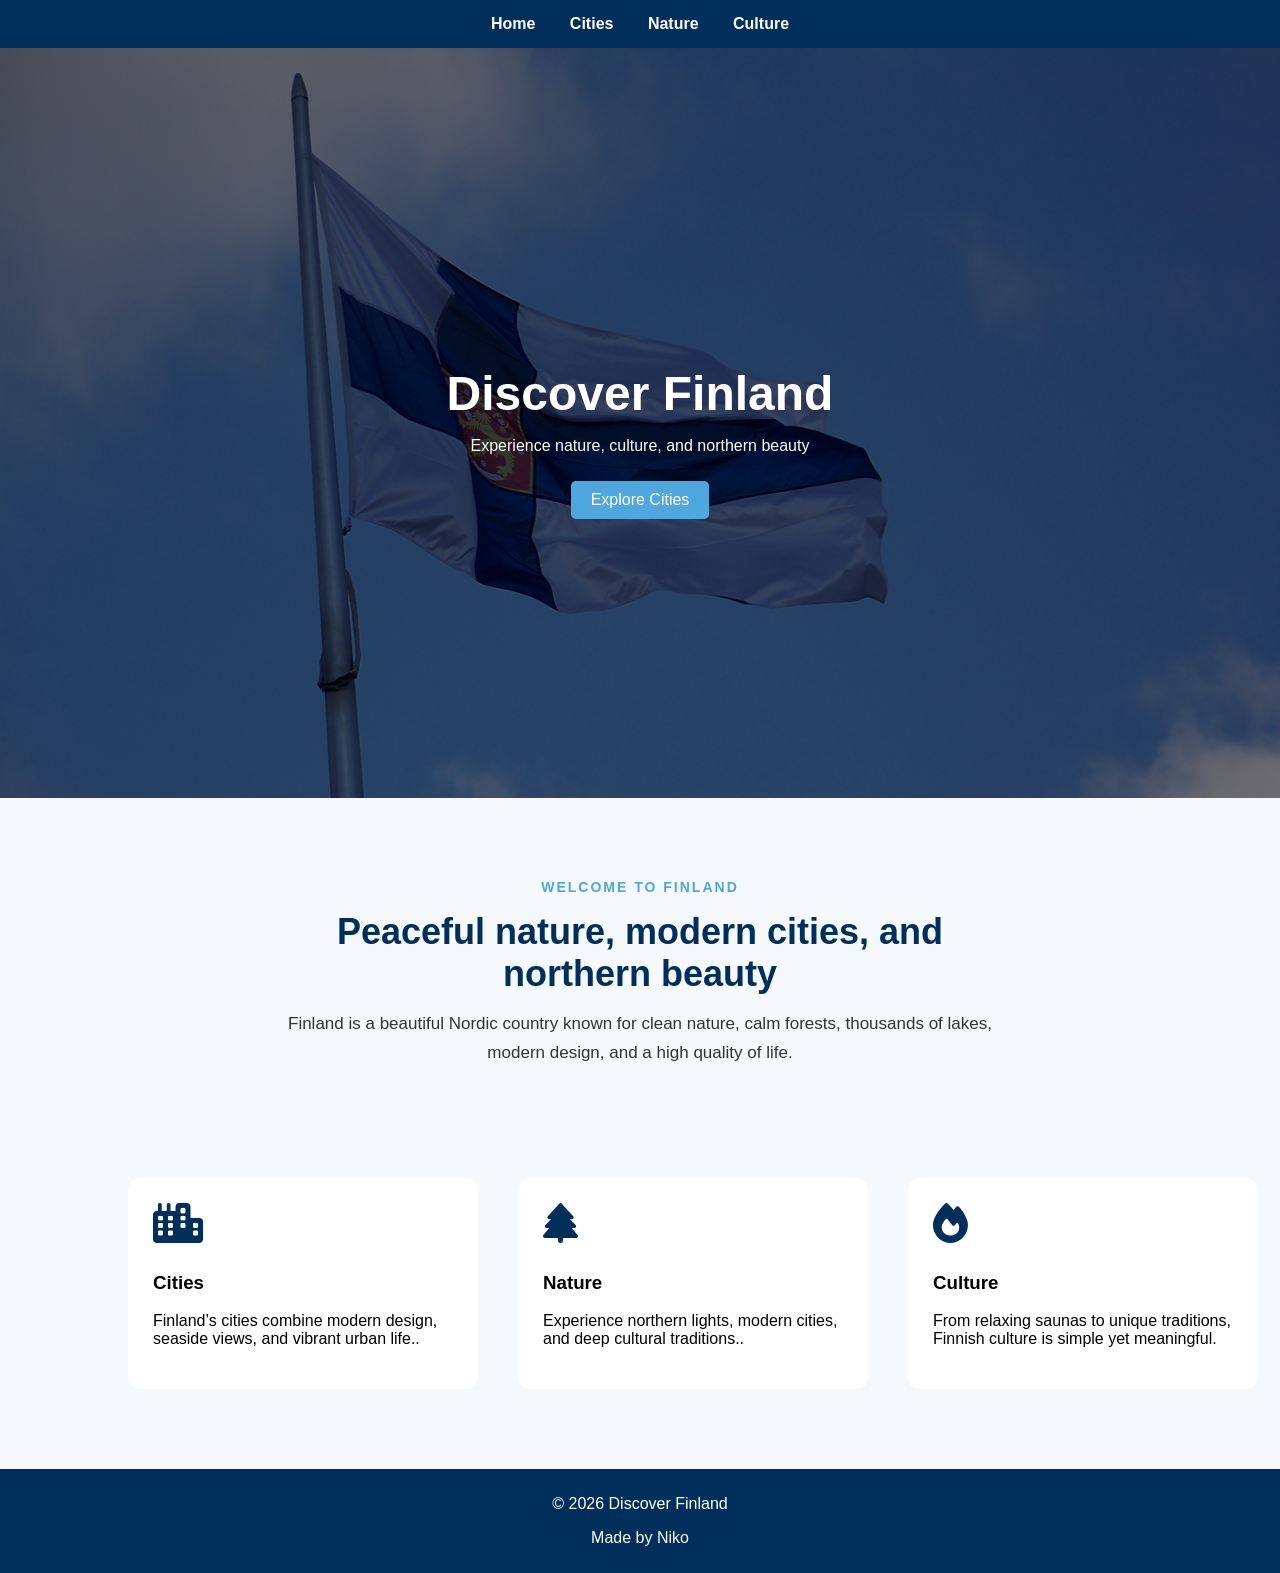
<file: index.html>
<!DOCTYPE html>
<html lang="en">
<head>
    <link rel="stylesheet" href="https://cdnjs.cloudflare.com/ajax/libs/font-awesome/6.5.0/css/all.min.css">
  <meta charset="UTF-8">
  <meta name="viewport" content="width=device-width, initial-scale=1.0">
  <title>Discover Finland</title>
  <link rel="stylesheet" href="styles.css">
</head>

<body>

<nav>
  <a href="index.html">Home</a>
  <a href="cities.html">Cities</a>
  <a href="nature.html">Nature</a>
  <a href="culture.html">Culture</a>
</nav>

<section class="hero">
  <div class="hero-content">
    <h1>Discover Finland</h1>
    <p>Experience nature, culture, and northern beauty</p>
    <a href="cities.html" class="btn">Explore Cities</a>
  </div>
</section>

<section class="intro">
  <span class="small-title">Welcome to Finland</span>
  <h2>Peaceful nature, modern cities, and northern beauty</h2>
  <p>
    Finland is a beautiful Nordic country known for clean nature, calm forests,
    thousands of lakes, modern design, and a high quality of life.
  </p>
</section>

<section class="grid">
  <div class="card">
  <i class="fa-solid fa-city icon"></i>
  <h3>Cities</h3>
  <p>Finland’s cities combine modern design, seaside views, and vibrant urban life..</p>
</div>

<div class="card">
  <i class="fa-solid fa-tree icon"></i>
  <h3>Nature</h3>
  <p>Experience northern lights, modern cities, and deep cultural traditions..</p>
</div>

<div class="card">
  <i class="fa-solid fa-fire icon"></i>
  <h3>Culture</h3>
  <p>From relaxing saunas to unique traditions, Finnish culture is simple yet meaningful.</p>
</div>
</section>

<footer>
  <p>© 2026 Discover Finland</p>
    <p>Made by Niko</p>
</footer>

</body>
</html>
</file>
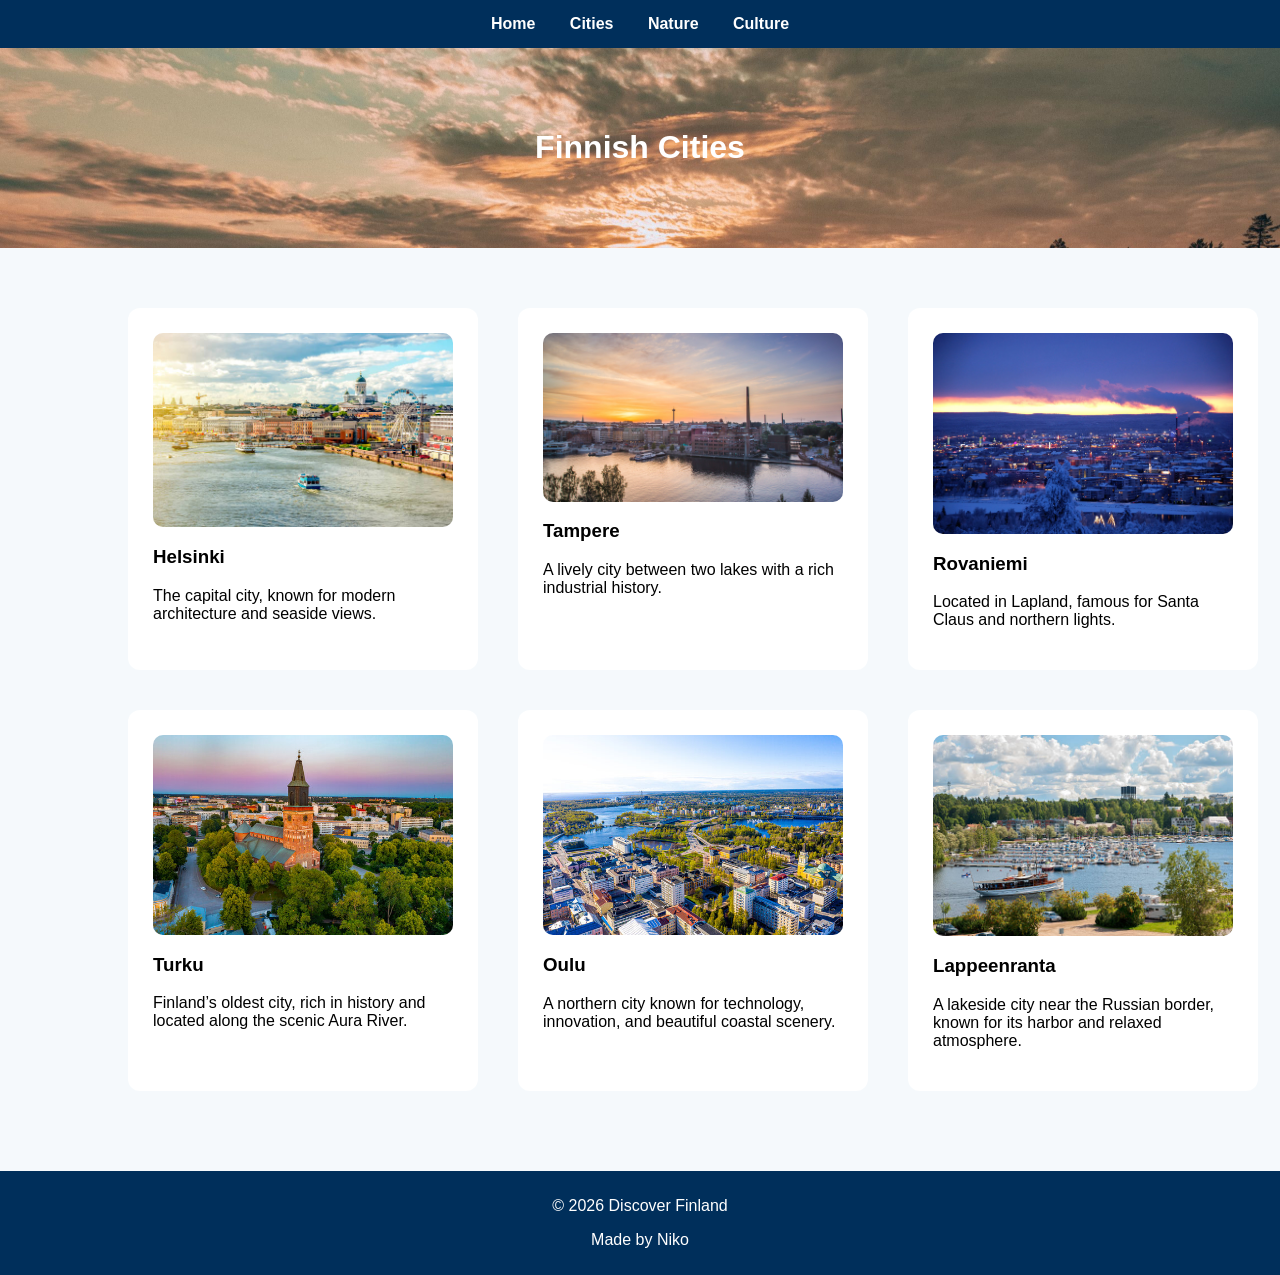
<file: cities.html>
<!DOCTYPE html>
<html lang="en">
<head>
    <link rel="stylesheet" href="https://cdnjs.cloudflare.com/ajax/libs/font-awesome/6.5.0/css/all.min.css">
  <meta charset="UTF-8">
  <meta name="viewport" content="width=device-width, initial-scale=1.0">
  <title>Cities - Discover Finland</title>
  <link rel="stylesheet" href="styles.css">
</head>

<body>

<nav>
  <a href="index.html">Home</a>
  <a href="cities.html">Cities</a>
  <a href="nature.html">Nature</a>
  <a href="culture.html">Culture</a>
</nav>

<header>
  <h1>Finnish Cities</h1>
</header>

<section class="grid">

  <div class="card">
    <img src="Helsinki.jpg">
    <h3>Helsinki</h3>
    <p>The capital city, known for modern architecture and seaside views.</p>
  </div>

  <div class="card">
    <img src="Tampere.jpg">
    <h3>Tampere</h3>
    <p>A lively city between two lakes with a rich industrial history.</p>
  </div>

  <div class="card">
    <img src="Rovaniemi.jpg">
    <h3>Rovaniemi</h3>
    <p>Located in Lapland, famous for Santa Claus and northern lights.</p>
  </div>

<div class="card">
    <img src="Turku.jpg">
    <h3>Turku</h3>
    <p>Finland’s oldest city, rich in history and located along the scenic Aura River.</p>
  </div>

<div class="card">
    <img src="Oulu.jpg">
    <h3>Oulu</h3>
    <p>A northern city known for technology, innovation, and beautiful coastal scenery.</p>
  </div>

  <div class="card">
    <img src="Lappeenranta.jpg">
    <h3>Lappeenranta</h3>
    <p>A lakeside city near the Russian border, known for its harbor and relaxed atmosphere.</p>
  </div>

</section>

<footer>
  <p>© 2026 Discover Finland</p>
    <p>Made by Niko</p>
</footer>

</body>
</html>
</file>
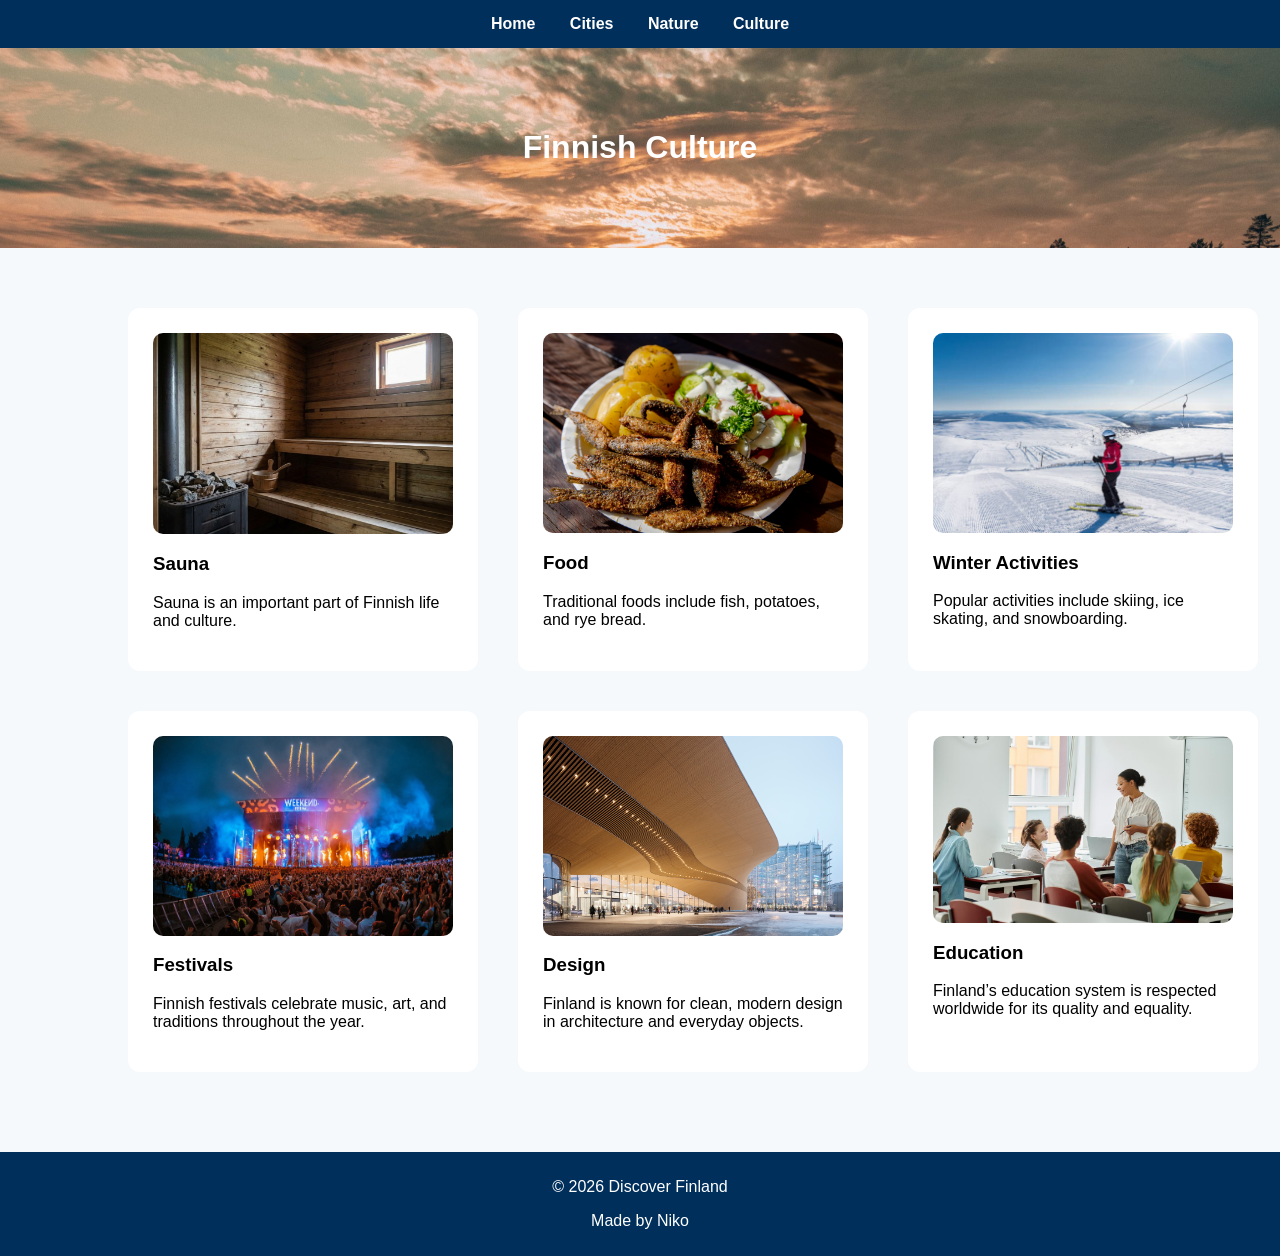
<file: culture.html>
<!DOCTYPE html>
<html lang="en">
<head>
    <link rel="stylesheet" href="https://cdnjs.cloudflare.com/ajax/libs/font-awesome/6.5.0/css/all.min.css">
  <meta charset="UTF-8">
  <meta name="viewport" content="width=device-width, initial-scale=1.0">
  <title>Culture - Discover Finland</title>
  <link rel="stylesheet" href="styles.css">
</head>

<body>

<nav>
  <a href="index.html">Home</a>
  <a href="cities.html">Cities</a>
  <a href="nature.html">Nature</a>
  <a href="culture.html">Culture</a>
</nav>

<header>
  <h1>Finnish Culture</h1>
</header>

<section class="grid">

  <div class="card">
    <img src="Sauna.jpg">
    <h3>Sauna</h3>
    <p>Sauna is an important part of Finnish life and culture.</p>
  </div>

  <div class="card">
    <img src="Food.jpg">
    <h3>Food</h3>
    <p>Traditional foods include fish, potatoes, and rye bread.</p>
  </div>

  <div class="card">
    <img src="Skiing.jpg">
    <h3>Winter Activities</h3>
    <p>Popular activities include skiing, ice skating, and snowboarding.</p>
  </div>

  <div class="card">
    <img src="Festival.jpg">
    <h3>Festivals</h3>
    <p>Finnish festivals celebrate music, art, and traditions throughout the year.</p>
  </div>

  <div class="card">
    <img src="Design.jpg">
    <h3>Design</h3>
    <p>Finland is known for clean, modern design in architecture and everyday objects.</p>
  </div>

  <div class="card">
    <img src="School.jpg">
    <h3>Education</h3>
    <p>Finland’s education system is respected worldwide for its quality and equality.</p>
  </div>


</section>

<footer>
  <p>© 2026 Discover Finland</p>
    <p>Made by Niko</p>
</footer>

</body>
</html>
</file>
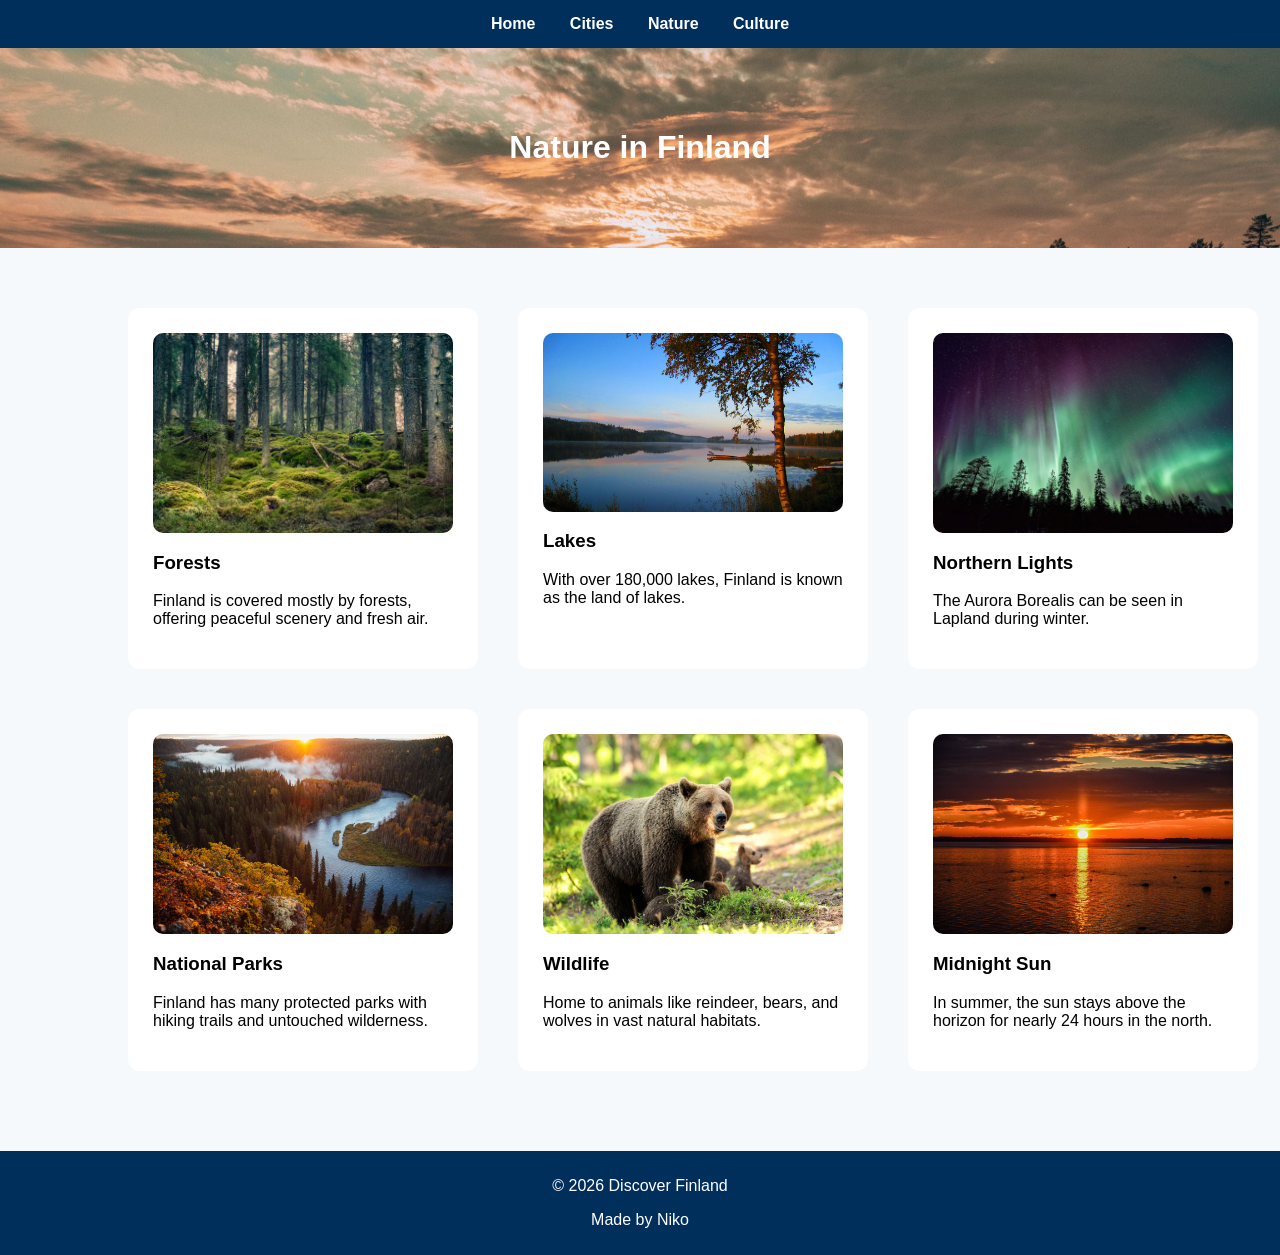
<file: nature.html>
<!DOCTYPE html>
<html lang="en">
<head>
    <link rel="stylesheet" href="https://cdnjs.cloudflare.com/ajax/libs/font-awesome/6.5.0/css/all.min.css">
  <meta charset="UTF-8">
  <meta name="viewport" content="width=device-width, initial-scale=1.0">
  <title>Nature - Discover Finland</title>
  <link rel="stylesheet" href="styles.css">
</head>

<body>

<nav>
  <a href="index.html">Home</a>
  <a href="cities.html">Cities</a>
  <a href="nature.html">Nature</a>
  <a href="culture.html">Culture</a>
</nav>

<header>
  <h1>Nature in Finland</h1>
</header>

<section class="grid">

  <div class="card">
    <img src="Forest.jpg">
    <h3>Forests</h3>
    <p>Finland is covered mostly by forests, offering peaceful scenery and fresh air.</p>
  </div>

  <div class="card">
    <img src="Lake.jpg">
    <h3>Lakes</h3>
    <p>With over 180,000 lakes, Finland is known as the land of lakes.</p>
  </div>

  <div class="card">
    <img src="Northern lights.jpg">
    <h3>Northern Lights</h3>
    <p>The Aurora Borealis can be seen in Lapland during winter.</p>
  </div>

  <div class="card">
    <img src="National Park.jpg">
    <h3>National Parks</h3>
    <p>Finland has many protected parks with hiking trails and untouched wilderness.</p>
  </div>

  <div class="card">
    <img src="Bear.jpg">
    <h3>Wildlife</h3>
    <p>Home to animals like reindeer, bears, and wolves in vast natural habitats.</p>
  </div>

  <div class="card">
    <img src="Sun.jpg">
    <h3>Midnight Sun</h3>
    <p>In summer, the sun stays above the horizon for nearly 24 hours in the north.</p>
  </div>

</section>

<footer>
  <p>© 2026 Discover Finland</p>
    <p>Made by Niko</p>
</footer>

</body>
</html>
</file>
<file: styles.css>
body {
  margin: 0;
  font-family: Arial, sans-serif;
  background-color: #f5f9fca9;
}

nav {
  background-color: #002f5b;
  padding: 15px;
  text-align: center;
}

nav a {
  color: rgb(255, 255, 255);
  margin: 0 15px;
  text-decoration: none;
  font-weight: bold;
}

nav a:hover {
  color: #4ea8de;
}

header {
  background-image: url("Scenery2.jpg");
  background-size: cover;
  color: white;
  text-align: center;
  padding: 60px 20px;
}

section {
  padding: 20px;
}

.card {
  background: white;
  padding: 25px;
  border-radius: 12px;
  transition: transform 0.3s, box-shadow 0.3s;
}

.card:hover {
  transform: translateY(-5px);
  box-shadow: 0 10px 20px rgba(11, 221, 228, 0.658);
}

.card img {
  width: 100%;
  border-radius: 10px;
  object-fit: cover;
  display: block;
}

@media (min-width: 600px) {
  .grid {
    display: grid;
  grid-template-columns: repeat(3, 1fr);
  gap: 40px;

  max-width: 1200px;
  margin: 0 auto;
}
  }

  .card {
    flex: 1;
    min-width: 300px;
  }

footer {
  background-color: #002f5b;
  color: white;
  text-align: center;
  padding: 10px;
}

.hero {
  background: url("Flag.jpg") center/cover no-repeat;
  height: 70vh;
  display: flex;
  align-items: center;
  justify-content: center;
  position: relative;
  color: white;
}

.hero::before {
  content: "";
  position: absolute;
  width: 100%;
  height: 100%;
  background: rgba(0,0,0,0.5);
}

.hero-content {
  position: relative;
  text-align: center;
  z-index: 1;
}

.hero h1 {
  font-size: 3em;
  margin-bottom: 10px;
}

.btn {
  display: inline-block;
  padding: 10px 20px;
  background-color: #4ea8de;
  color: white;
  text-decoration: none;
  border-radius: 5px;
  margin-top: 10px;
}

.btn:hover {
  background-color: #1e90ff;
}

.icon {
  font-size: 40px;
  color: #002f5b;
  margin-bottom: 10px;
}

section {
  padding: 60px 10%;
}

.plus-btn {
  background-color: #002f5b;
  color: white;
  border: none;
  border-radius: 50%;
  width: 32px;
  height: 32px;
  font-size: 22px;
  cursor: pointer;
  margin-top: 15px;
}

.plus-btn:hover {
  background-color: #4ea8de;
}

.extra-info {
  display: none;
  margin-top: 15px;
  padding: 12px;
  background-color: #e8f1f8;
  border-radius: 8px;
}

.extra-info.show {
  display: block;
}

.intro {
  background: #f5f9fc;
  text-align: center;
  padding: 80px 20px 50px;
}

.intro .small-title {
  color: #4ea8de;
  font-weight: bold;
  text-transform: uppercase;
  letter-spacing: 2px;
  font-size: 14px;
}

.intro h2 {
  font-size: 36px;
  color: #002f5b;
  margin: 15px auto;
  max-width: 700px;
}

.intro p {
  max-width: 750px;
  margin: 0 auto;
  line-height: 1.7;
  font-size: 17px;
  color: #333;
}

.grid {
  background: #f5f9fc;
  padding-bottom: 80px;
}
</file>
